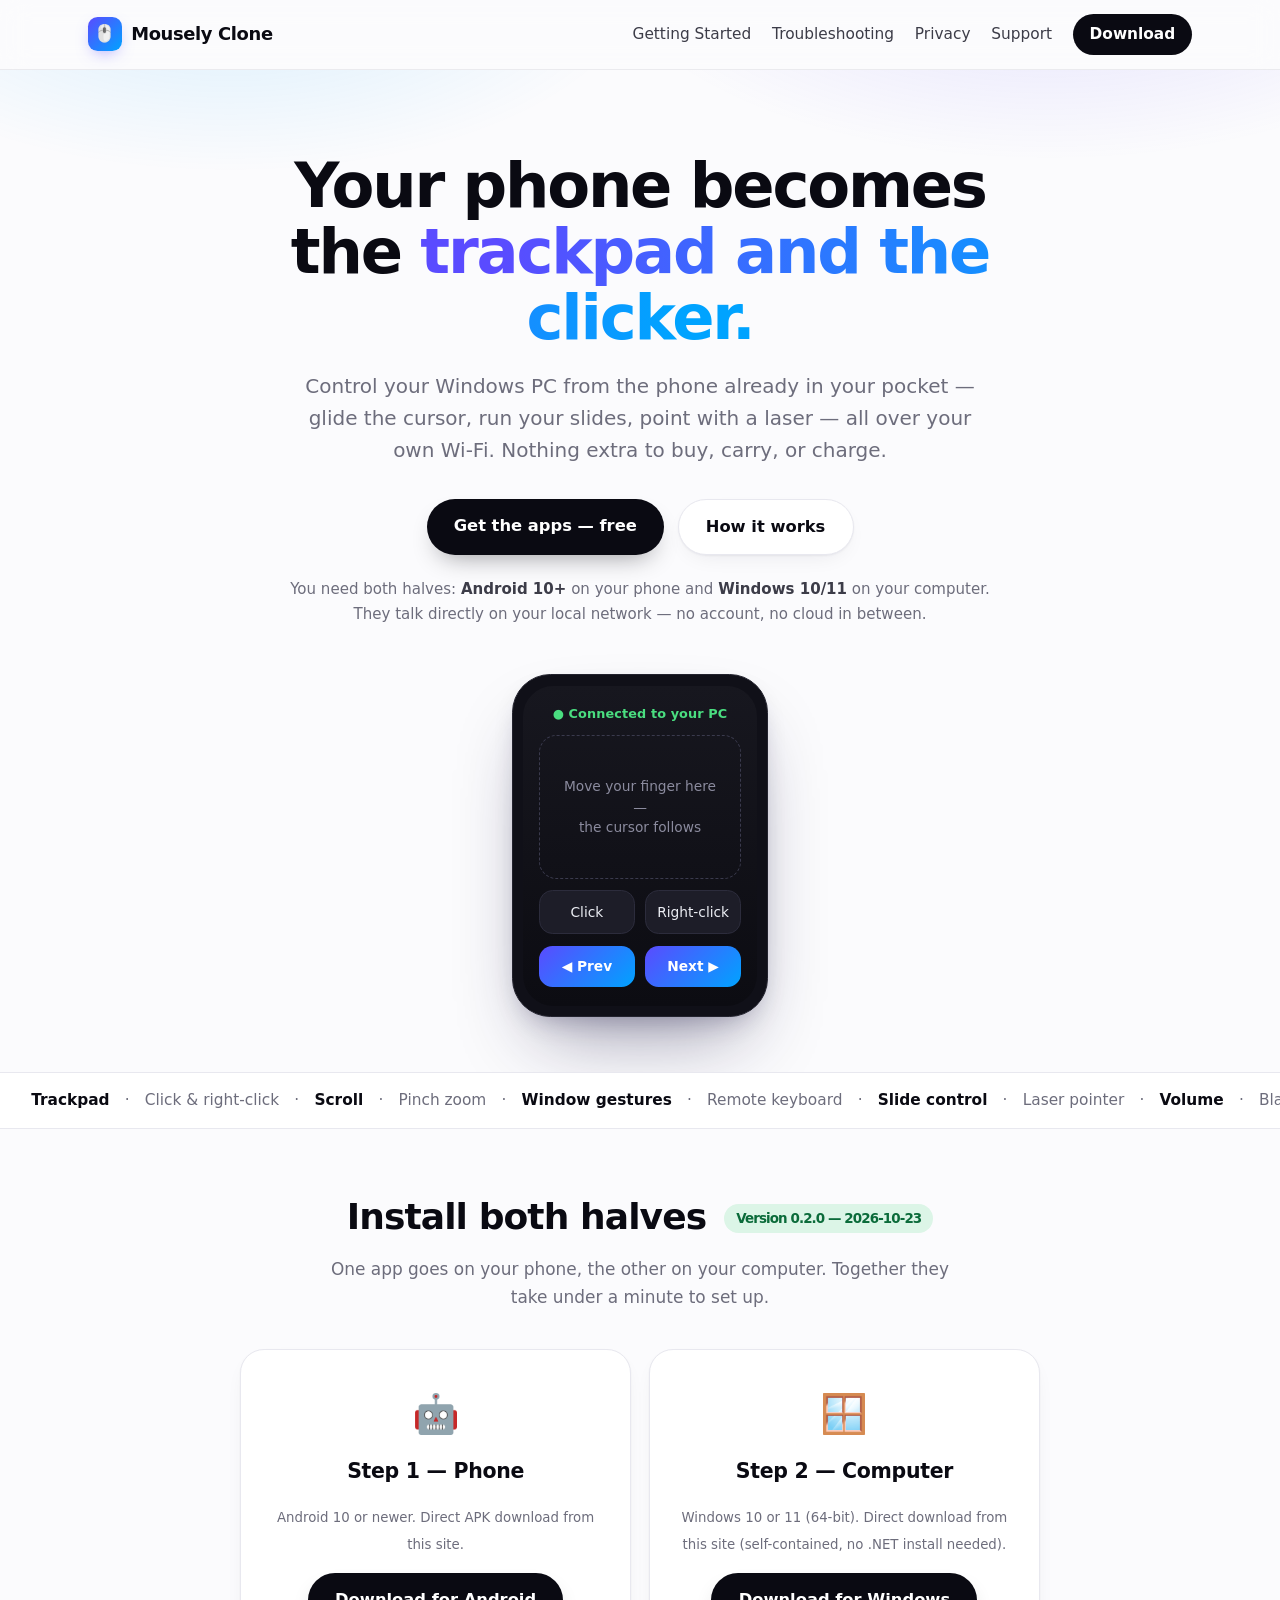
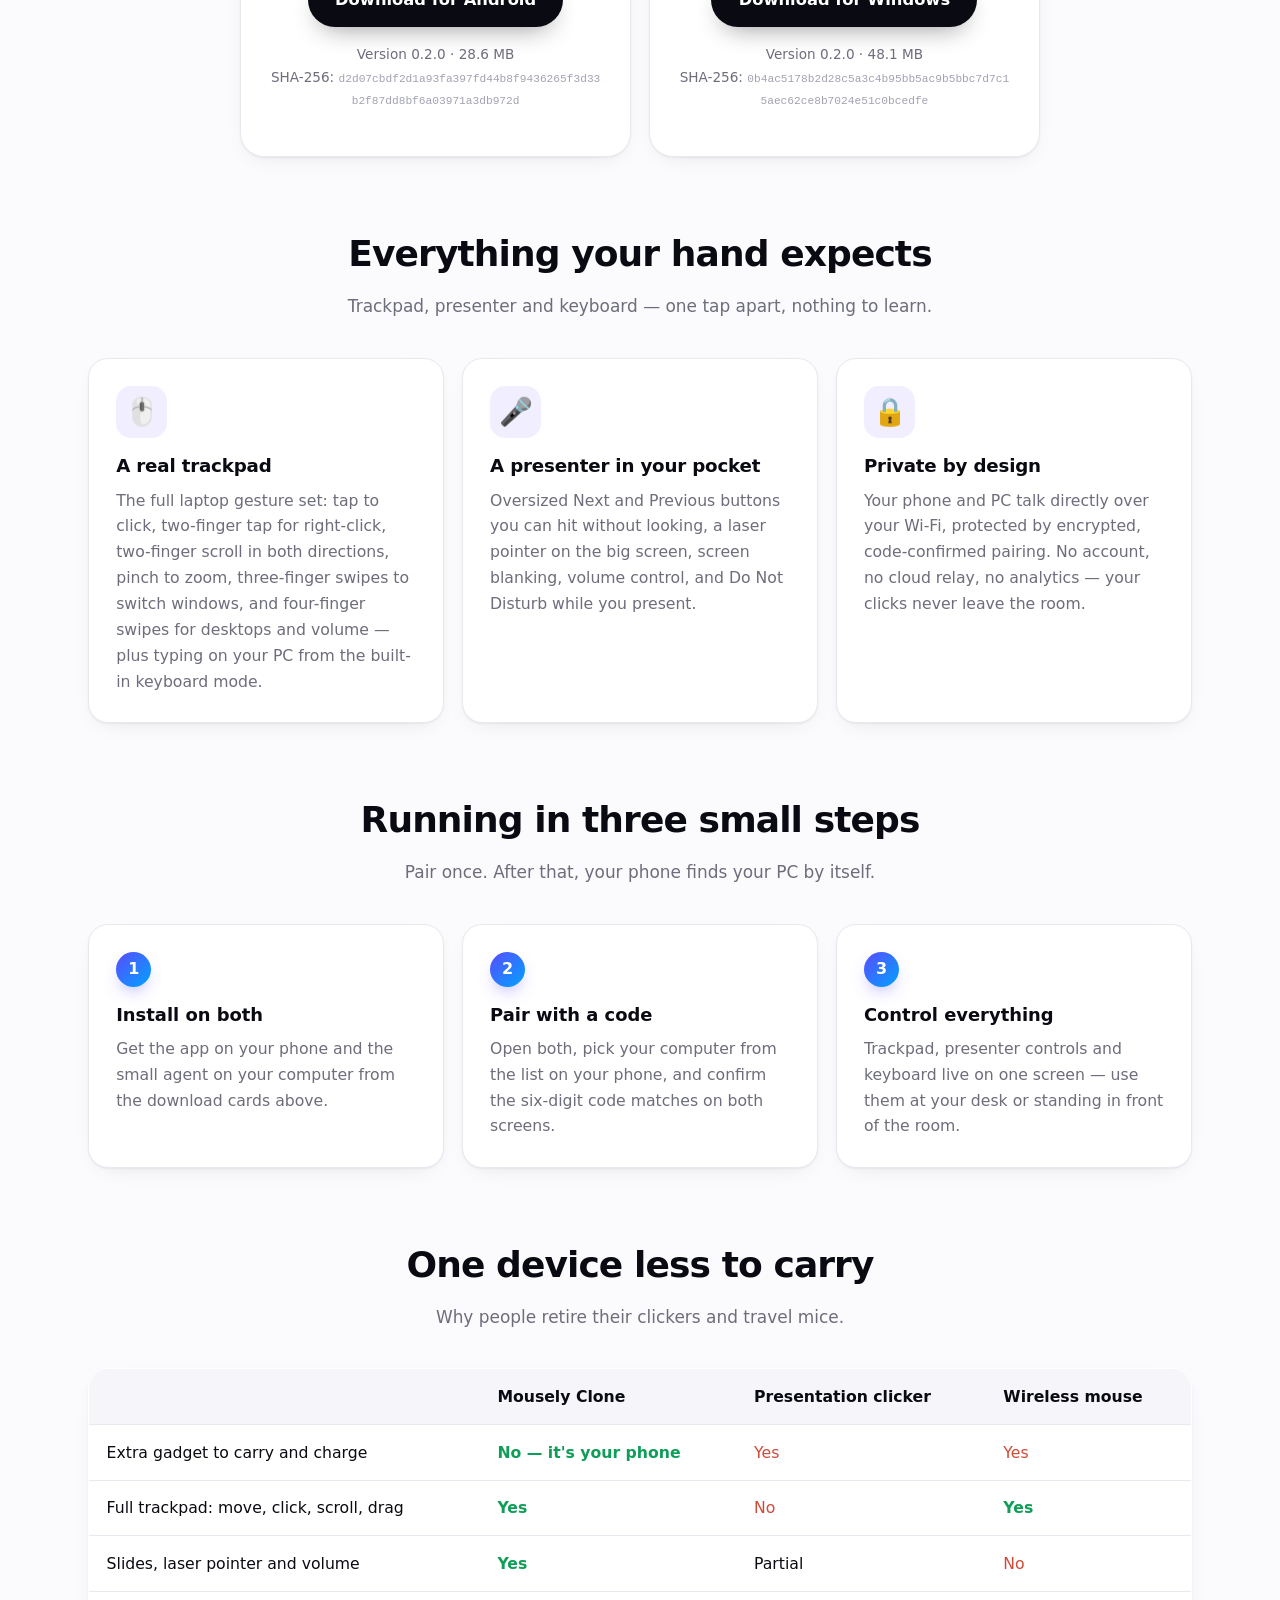
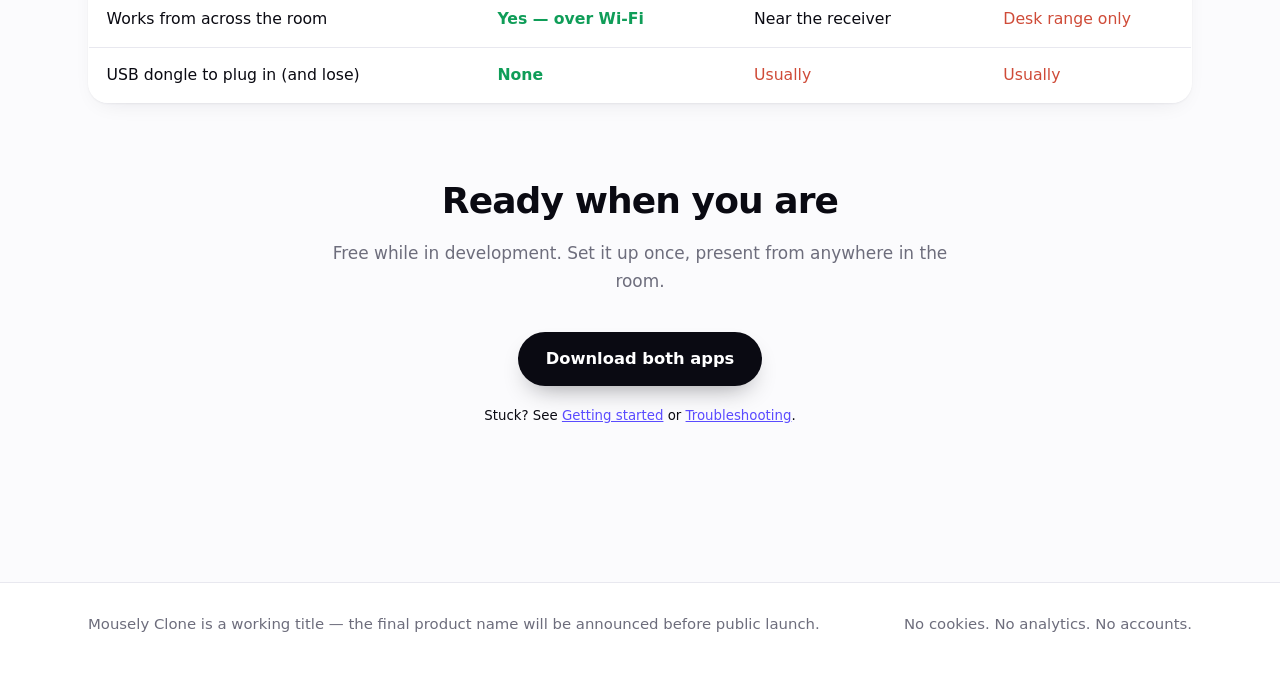
<file: index.html>
<!DOCTYPE html><html lang="en"> <head><meta charset="utf-8"><meta name="viewport" content="width=device-width, initial-scale=1"><meta name="description" content="Mousely Clone turns an Android phone into a wireless trackpad and presentation clicker for a Windows PC — over your own Wi-Fi, with no dongle, no account and no cloud."><title>Your phone is the trackpad — Mousely Clone (working title)</title><link rel="stylesheet" href="/_astro/getting-started.BGjtjhIZ.css"></head> <body> <header class="site"> <div class="bar"> <a class="brand" href="/"><span class="logo">🖱️</span> Mousely Clone</a> <nav class="main"> <a href="/getting-started/">Getting Started</a> <a href="/troubleshooting/">Troubleshooting</a> <a href="/privacy/">Privacy</a> <a href="/support/">Support</a> <a class="cta" href="/#download">Download</a> </nav> </div> </header>  <div class="hero"> <h1>Your phone becomes the <span class="grad">trackpad and the clicker.</span></h1> <p class="sub">Control your Windows PC from the phone already in your pocket — glide the
      cursor, run your slides, point with a laser — all over your own Wi-Fi.
      Nothing extra to buy, carry, or charge.</p> <div class="cta-row"> <a class="btn" href="#download">Get the apps — free</a> <a class="btn ghost" href="/getting-started/">How it works</a> </div> <p class="compat">You need both halves: <strong>Android 10+</strong> on your phone and
<strong>Windows 10/11</strong> on your computer. They talk directly on your local
      network — no account, no cloud in between.</p> <div class="phone" aria-hidden="true"> <div class="screen"> <div class="p-status">● Connected to your PC</div> <div class="p-pad">Move your finger here —<br>the cursor follows</div> <div class="p-row"><div class="p-btn">Click</div><div class="p-btn">Right-click</div></div> <div class="p-row"><div class="p-btn blue">◀ Prev</div><div class="p-btn blue">Next ▶</div></div> </div> </div> </div> <div class="ticker" aria-hidden="true"> <span><b>Trackpad</b></span>·<span>Click &amp; right-click</span>·<span><b>Scroll</b></span>·<span>Pinch zoom</span>·<span><b>Window gestures</b></span>·<span>Remote keyboard</span>·<span><b>Slide control</b></span>·<span>Laser pointer</span>·<span><b>Volume</b></span>·<span>Blank screen</span>·<span><b>Pair once</b></span>·<span>No dongle</span> </div> <div class="wrap"> <section class="block" id="download"> <h2>Install both halves
<span class="badge live">Version 0.2.0 — 2026-10-23</span> </h2> <p class="lead" id="os-hint">One app goes on your phone, the other on your computer.
        Together they take under a minute to set up.</p> <div class="dl-grid"> <div class="dl" id="dl-android"> <div class="os-ic">🤖</div> <h3>Step 1 — Phone</h3> <p><small>Android 10 or newer. Direct APK download from this site.</small></p>  <p><a class="btn" href="https://haalimwork-sys.github.io/files/mouselyclone-android-v0.2.0.apk">Download for Android</a></p> <p class="meta">Version 0.2.0 · 28.6 MB<br>
SHA-256: <code class="sha">d2d07cbdf2d1a93fa397fd44b8f9436265f3d33b2f87dd8bf6a03971a3db972d</code></p>  </div> <div class="dl" id="dl-windows"> <div class="os-ic">🪟</div> <h3>Step 2 — Computer</h3> <p><small>Windows 10 or 11 (64-bit). Direct download from this site (self-contained, no .NET install needed).</small></p>  <p><a class="btn" href="https://haalimwork-sys.github.io/files/mouselyclone-windows-v0.2.0.zip">Download for Windows</a></p> <p class="meta">Version 0.2.0 · 48.1 MB<br>
SHA-256: <code class="sha">0b4ac5178b2d28c5a3c4b95bb5ac9b5bbc7d7c15aec62ce8b7024e51c0bcedfe</code></p>  </div> </div> </section> <section class="block"> <h2>Everything your hand expects</h2> <p class="lead">Trackpad, presenter and keyboard — one tap apart, nothing to learn.</p> <div class="grid3"> <div class="feat"> <div class="ic">🖱️</div> <h3>A real trackpad</h3> <p>The full laptop gesture set: tap to click, two-finger tap for right-click,
             two-finger scroll in both directions, pinch to zoom, three-finger swipes
             to switch windows, and four-finger swipes for desktops and volume —
             plus typing on your PC from the built-in keyboard mode.</p> </div> <div class="feat"> <div class="ic">🎤</div> <h3>A presenter in your pocket</h3> <p>Oversized Next and Previous buttons you can hit without looking, a laser
             pointer on the big screen, screen blanking, volume control, and
             Do Not Disturb while you present.</p> </div> <div class="feat"> <div class="ic">🔒</div> <h3>Private by design</h3> <p>Your phone and PC talk directly over your Wi-Fi, protected by encrypted,
             code-confirmed pairing. No account, no cloud relay, no analytics —
             your clicks never leave the room.</p> </div> </div> </section> <section class="block"> <h2>Running in three small steps</h2> <p class="lead">Pair once. After that, your phone finds your PC by itself.</p> <div class="steps"> <div class="step"> <div class="num">1</div> <h3>Install on both</h3> <p>Get the app on your phone and the small agent on your computer from the
             download cards above.</p> </div> <div class="step"> <div class="num">2</div> <h3>Pair with a code</h3> <p>Open both, pick your computer from the list on your phone, and confirm the
             six-digit code matches on both screens.</p> </div> <div class="step"> <div class="num">3</div> <h3>Control everything</h3> <p>Trackpad, presenter controls and keyboard live on one screen — use them
             at your desk or standing in front of the room.</p> </div> </div> </section> <section class="block"> <h2>One device less to carry</h2> <p class="lead">Why people retire their clickers and travel mice.</p> <div class="table-wrap"> <table class="compare"> <tr><th></th><th>Mousely Clone</th><th>Presentation clicker</th><th>Wireless mouse</th></tr> <tr><td>Extra gadget to carry and charge</td><td class="yes">No — it's your phone</td><td class="no">Yes</td><td class="no">Yes</td></tr> <tr><td>Full trackpad: move, click, scroll, drag</td><td class="yes">Yes</td><td class="no">No</td><td class="yes">Yes</td></tr> <tr><td>Slides, laser pointer and volume</td><td class="yes">Yes</td><td>Partial</td><td class="no">No</td></tr> <tr><td>Works from across the room</td><td class="yes">Yes — over Wi-Fi</td><td>Near the receiver</td><td class="no">Desk range only</td></tr> <tr><td>USB dongle to plug in (and lose)</td><td class="yes">None</td><td class="no">Usually</td><td class="no">Usually</td></tr> </table> </div> </section> <section class="block"> <h2>Ready when you are</h2> <p class="lead">Free while in development. Set it up once, present from anywhere in the room.</p> <p style="text-align:center"><a class="btn" href="#download">Download both apps</a></p> <p style="text-align:center"><small>Stuck? See <a href="/getting-started/">Getting started</a>
or <a href="/troubleshooting/">Troubleshooting</a>.</small></p> </section> </div> <script>
    // Highlight the download that matches the visitor's OS. Both options stay
    // visible and usable — this only adds a hint, it never hides the other.
    (function () {
      var ua = navigator.userAgent || '';
      var hint = document.getElementById('os-hint');
      if (/Android/i.test(ua)) {
        document.getElementById('dl-android')?.classList.add('recommended');
        if (hint) hint.innerHTML = 'You are on an Android phone — start with <strong>Step 1</strong> below. You will also need the Windows agent on your computer.';
      } else if (/Windows/i.test(ua)) {
        document.getElementById('dl-windows')?.classList.add('recommended');
        if (hint) hint.innerHTML = 'You are on a Windows PC — start with <strong>Step 2</strong> below. You will also need the Android app on your phone.';
      }
    })();
  </script>  <footer class="site"> <div class="foot"> <span>Mousely Clone is a working title — the final product name will be announced before public launch.</span> <span>No cookies. No analytics. No accounts.</span> </div> </footer> <script>
      // Gentle scroll-reveal for sections and cards. Content is visible by
      // default; this only enhances. Respects prefers-reduced-motion via CSS.
      (function () {
        try {
          var els = document.querySelectorAll('section.block, .feat, .step, .dl, .table-wrap, main.page .card');
          if (!('IntersectionObserver' in window) || !els.length) return;
          var io = new IntersectionObserver(function (entries) {
            entries.forEach(function (e) {
              if (e.isIntersecting) { e.target.classList.add('in'); io.unobserve(e.target); }
            });
          }, { threshold: 0.12 });
          els.forEach(function (el) { el.classList.add('rv'); io.observe(el); });
        } catch (err) { /* enhancement only — never block content */ }
      })();
    </script> </body> </html>
</file>
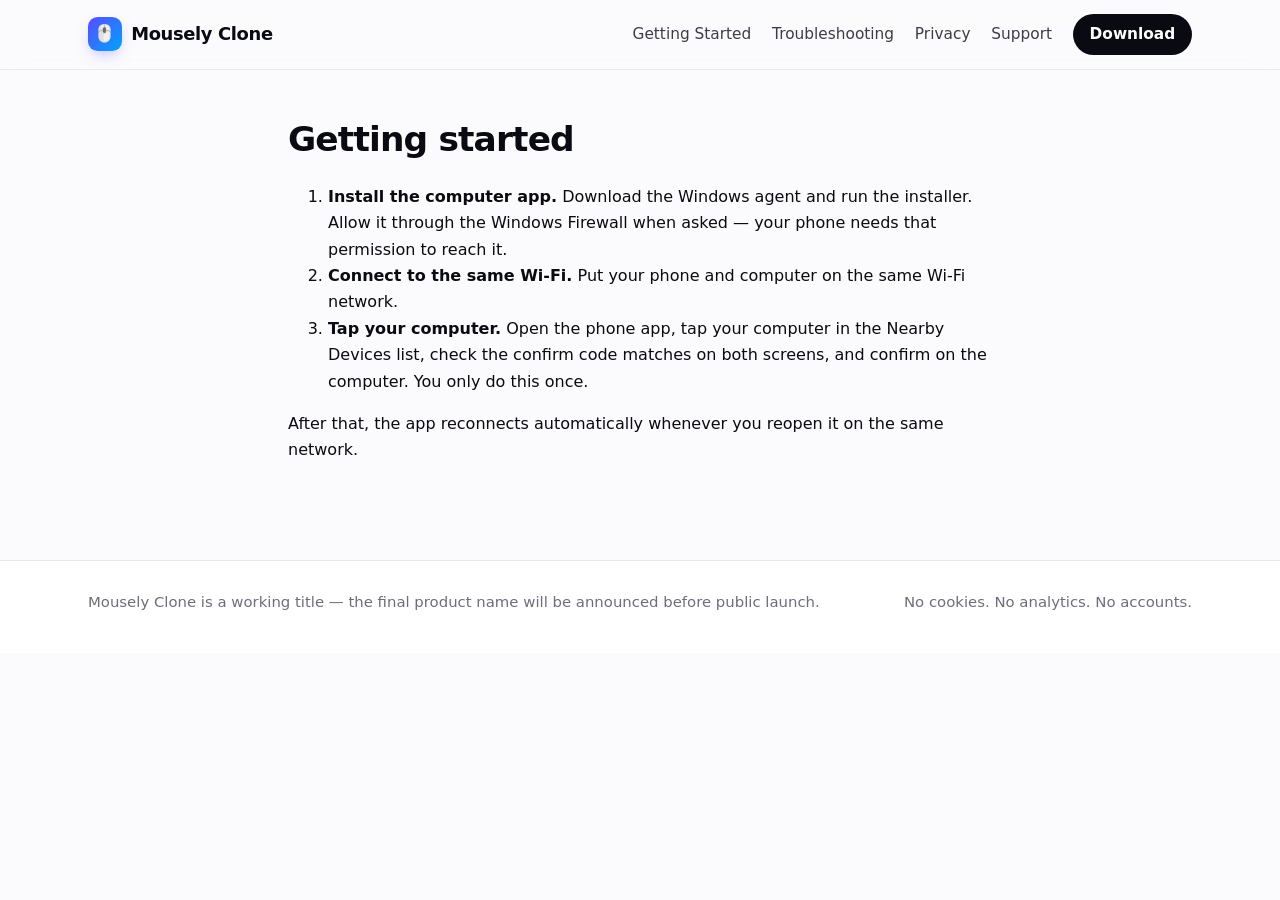
<file: getting-started/index.html>
<!DOCTYPE html><html lang="en"> <head><meta charset="utf-8"><meta name="viewport" content="width=device-width, initial-scale=1"><meta name="description" content="Mousely Clone turns an Android phone into a wireless trackpad and presentation clicker for a Windows PC — over your own Wi-Fi, with no dongle, no account and no cloud."><title>Getting Started — Mousely Clone (working title)</title><link rel="stylesheet" href="/_astro/getting-started.BGjtjhIZ.css"></head> <body> <header class="site"> <div class="bar"> <a class="brand" href="/"><span class="logo">🖱️</span> Mousely Clone</a> <nav class="main"> <a href="/getting-started/">Getting Started</a> <a href="/troubleshooting/">Troubleshooting</a> <a href="/privacy/">Privacy</a> <a href="/support/">Support</a> <a class="cta" href="/#download">Download</a> </nav> </div> </header> <main class="page"> <h1>Getting started</h1> <ol> <li><strong>Install the computer app.</strong> Download the Windows agent and run the installer. Allow it through the Windows Firewall when asked — your phone needs that permission to reach it.</li> <li><strong>Connect to the same Wi-Fi.</strong> Put your phone and computer on the same Wi-Fi network.</li> <li><strong>Tap your computer.</strong> Open the phone app, tap your computer in the Nearby Devices list, check the confirm code matches on both screens, and confirm on the computer. You only do this once.</li> </ol> <p>After that, the app reconnects automatically whenever you reopen it on the same network.</p> </main> <footer class="site"> <div class="foot"> <span>Mousely Clone is a working title — the final product name will be announced before public launch.</span> <span>No cookies. No analytics. No accounts.</span> </div> </footer> <script>
      // Gentle scroll-reveal for sections and cards. Content is visible by
      // default; this only enhances. Respects prefers-reduced-motion via CSS.
      (function () {
        try {
          var els = document.querySelectorAll('section.block, .feat, .step, .dl, .table-wrap, main.page .card');
          if (!('IntersectionObserver' in window) || !els.length) return;
          var io = new IntersectionObserver(function (entries) {
            entries.forEach(function (e) {
              if (e.isIntersecting) { e.target.classList.add('in'); io.unobserve(e.target); }
            });
          }, { threshold: 0.12 });
          els.forEach(function (el) { el.classList.add('rv'); io.observe(el); });
        } catch (err) { /* enhancement only — never block content */ }
      })();
    </script> </body> </html>
</file>
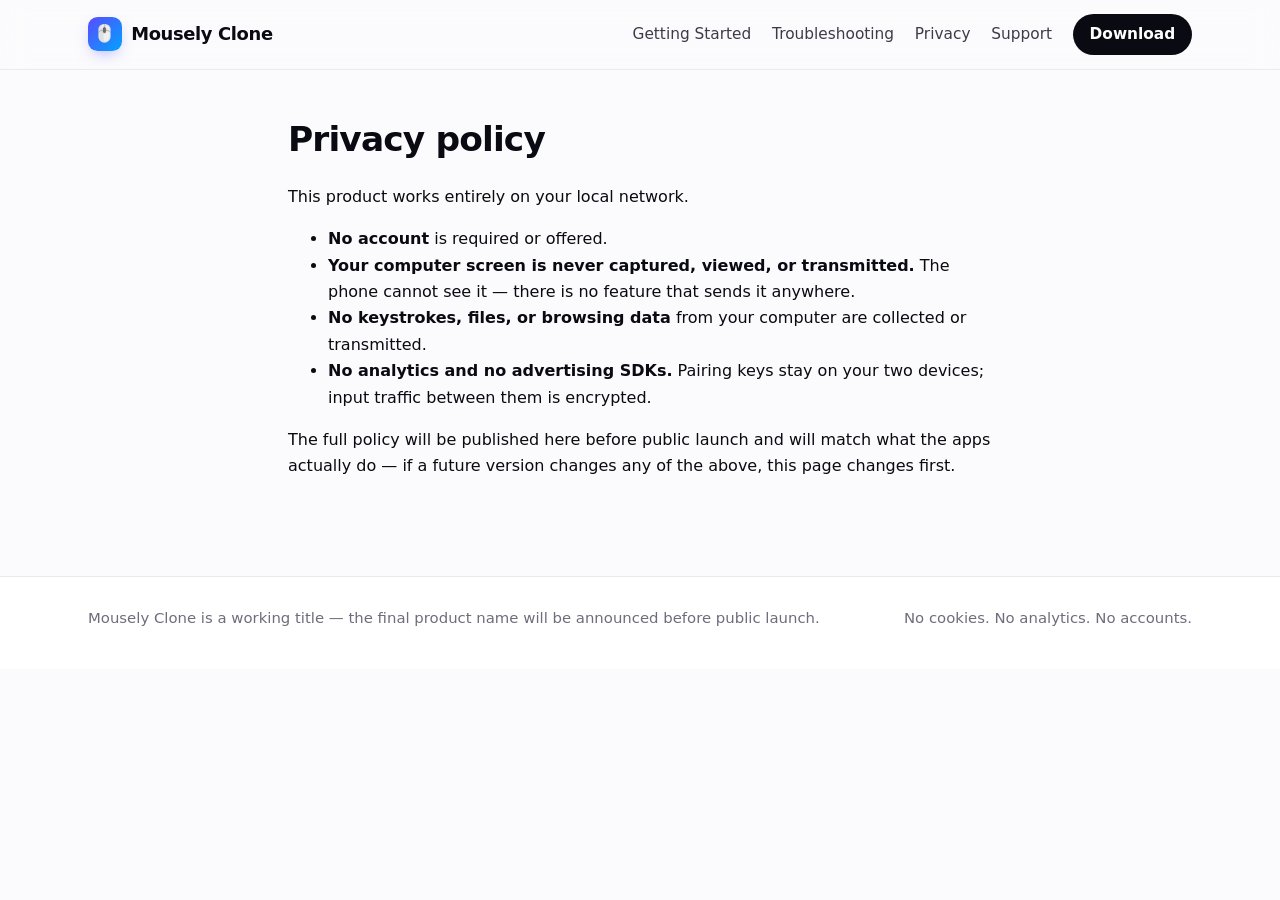
<file: privacy/index.html>
<!DOCTYPE html><html lang="en"> <head><meta charset="utf-8"><meta name="viewport" content="width=device-width, initial-scale=1"><meta name="description" content="Mousely Clone turns an Android phone into a wireless trackpad and presentation clicker for a Windows PC — over your own Wi-Fi, with no dongle, no account and no cloud."><title>Privacy Policy — Mousely Clone (working title)</title><link rel="stylesheet" href="/_astro/getting-started.BGjtjhIZ.css"></head> <body> <header class="site"> <div class="bar"> <a class="brand" href="/"><span class="logo">🖱️</span> Mousely Clone</a> <nav class="main"> <a href="/getting-started/">Getting Started</a> <a href="/troubleshooting/">Troubleshooting</a> <a href="/privacy/">Privacy</a> <a href="/support/">Support</a> <a class="cta" href="/#download">Download</a> </nav> </div> </header> <main class="page"> <h1>Privacy policy</h1> <p>This product works entirely on your local network.</p> <ul> <li><strong>No account</strong> is required or offered.</li> <li><strong>Your computer screen is never captured, viewed, or transmitted.</strong> The phone cannot see it — there is no feature that sends it anywhere.</li> <li><strong>No keystrokes, files, or browsing data</strong> from your computer are collected or transmitted.</li> <li><strong>No analytics and no advertising SDKs.</strong> Pairing keys stay on your two devices; input traffic between them is encrypted.</li> </ul> <p>The full policy will be published here before public launch and will match what the
     apps actually do — if a future version changes any of the above, this page changes first.</p> </main> <footer class="site"> <div class="foot"> <span>Mousely Clone is a working title — the final product name will be announced before public launch.</span> <span>No cookies. No analytics. No accounts.</span> </div> </footer> <script>
      // Gentle scroll-reveal for sections and cards. Content is visible by
      // default; this only enhances. Respects prefers-reduced-motion via CSS.
      (function () {
        try {
          var els = document.querySelectorAll('section.block, .feat, .step, .dl, .table-wrap, main.page .card');
          if (!('IntersectionObserver' in window) || !els.length) return;
          var io = new IntersectionObserver(function (entries) {
            entries.forEach(function (e) {
              if (e.isIntersecting) { e.target.classList.add('in'); io.unobserve(e.target); }
            });
          }, { threshold: 0.12 });
          els.forEach(function (el) { el.classList.add('rv'); io.observe(el); });
        } catch (err) { /* enhancement only — never block content */ }
      })();
    </script> </body> </html>
</file>
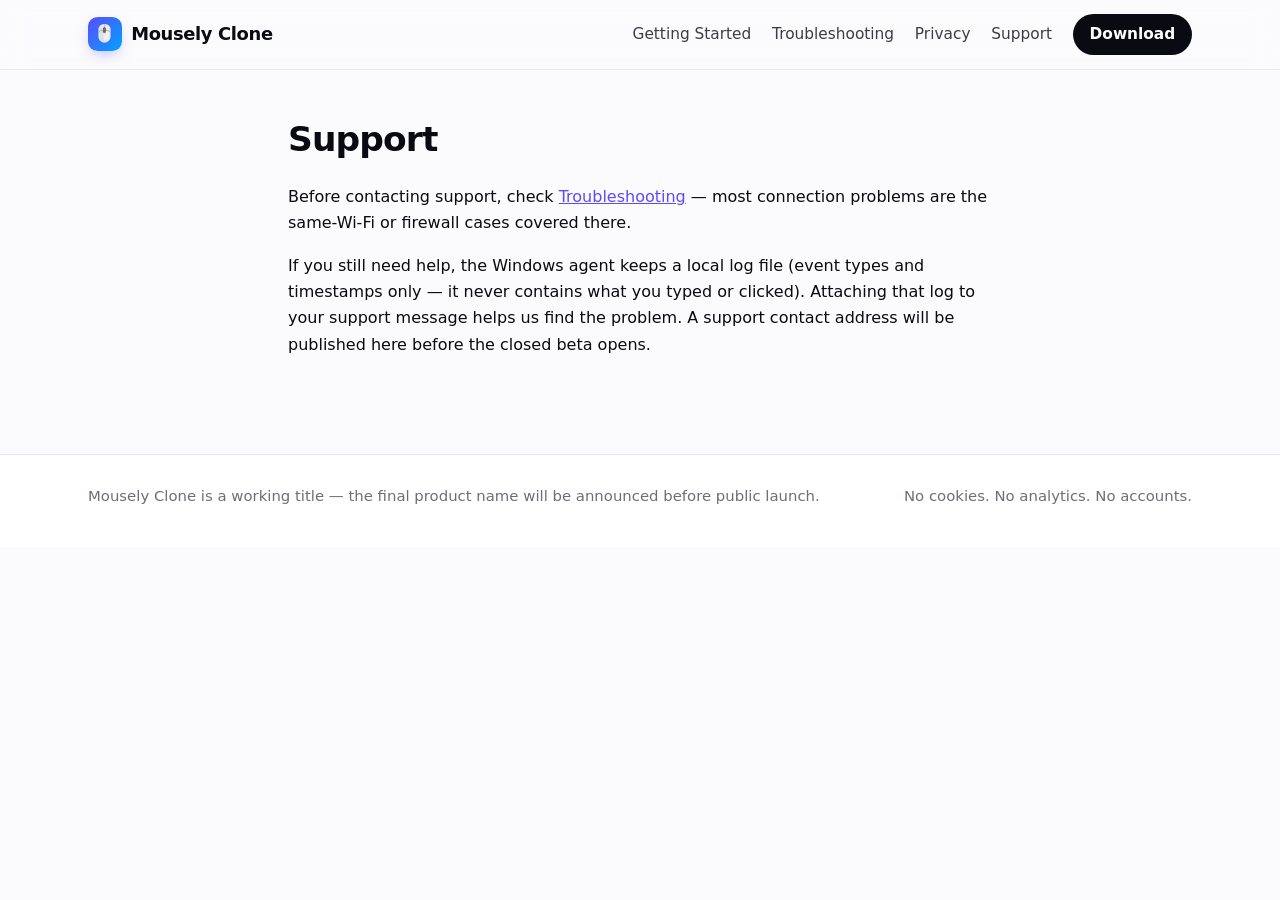
<file: support/index.html>
<!DOCTYPE html><html lang="en"> <head><meta charset="utf-8"><meta name="viewport" content="width=device-width, initial-scale=1"><meta name="description" content="Mousely Clone turns an Android phone into a wireless trackpad and presentation clicker for a Windows PC — over your own Wi-Fi, with no dongle, no account and no cloud."><title>Support — Mousely Clone (working title)</title><link rel="stylesheet" href="/_astro/getting-started.BGjtjhIZ.css"></head> <body> <header class="site"> <div class="bar"> <a class="brand" href="/"><span class="logo">🖱️</span> Mousely Clone</a> <nav class="main"> <a href="/getting-started/">Getting Started</a> <a href="/troubleshooting/">Troubleshooting</a> <a href="/privacy/">Privacy</a> <a href="/support/">Support</a> <a class="cta" href="/#download">Download</a> </nav> </div> </header> <main class="page"> <h1>Support</h1> <p>Before contacting support, check <a href="/troubleshooting/">Troubleshooting</a> —
     most connection problems are the same-Wi-Fi or firewall cases covered there.</p> <p>If you still need help, the Windows agent keeps a local log file (event types and
     timestamps only — it never contains what you typed or clicked). Attaching that log
     to your support message helps us find the problem. A support contact address will
     be published here before the closed beta opens.</p> </main> <footer class="site"> <div class="foot"> <span>Mousely Clone is a working title — the final product name will be announced before public launch.</span> <span>No cookies. No analytics. No accounts.</span> </div> </footer> <script>
      // Gentle scroll-reveal for sections and cards. Content is visible by
      // default; this only enhances. Respects prefers-reduced-motion via CSS.
      (function () {
        try {
          var els = document.querySelectorAll('section.block, .feat, .step, .dl, .table-wrap, main.page .card');
          if (!('IntersectionObserver' in window) || !els.length) return;
          var io = new IntersectionObserver(function (entries) {
            entries.forEach(function (e) {
              if (e.isIntersecting) { e.target.classList.add('in'); io.unobserve(e.target); }
            });
          }, { threshold: 0.12 });
          els.forEach(function (el) { el.classList.add('rv'); io.observe(el); });
        } catch (err) { /* enhancement only — never block content */ }
      })();
    </script> </body> </html>
</file>
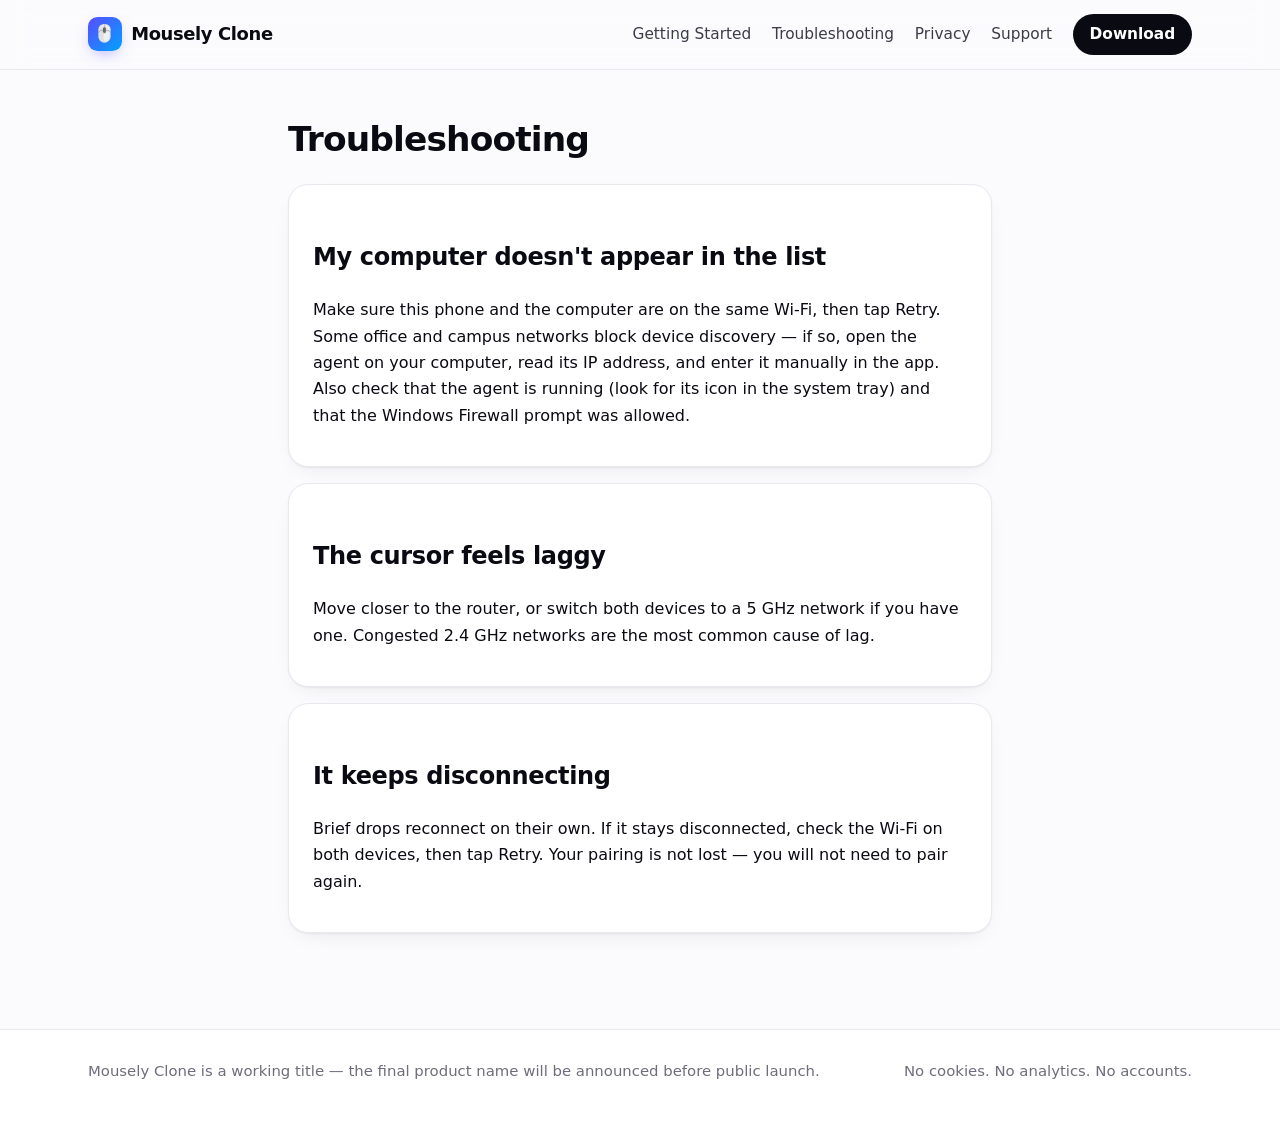
<file: troubleshooting/index.html>
<!DOCTYPE html><html lang="en"> <head><meta charset="utf-8"><meta name="viewport" content="width=device-width, initial-scale=1"><meta name="description" content="Mousely Clone turns an Android phone into a wireless trackpad and presentation clicker for a Windows PC — over your own Wi-Fi, with no dongle, no account and no cloud."><title>Troubleshooting — Mousely Clone (working title)</title><link rel="stylesheet" href="/_astro/getting-started.BGjtjhIZ.css"></head> <body> <header class="site"> <div class="bar"> <a class="brand" href="/"><span class="logo">🖱️</span> Mousely Clone</a> <nav class="main"> <a href="/getting-started/">Getting Started</a> <a href="/troubleshooting/">Troubleshooting</a> <a href="/privacy/">Privacy</a> <a href="/support/">Support</a> <a class="cta" href="/#download">Download</a> </nav> </div> </header> <main class="page"> <h1>Troubleshooting</h1> <div class="card"> <h2>My computer doesn't appear in the list</h2> <p>Make sure this phone and the computer are on the same Wi-Fi, then tap Retry.
       Some office and campus networks block device discovery — if so, open the agent on
       your computer, read its IP address, and enter it manually in the app.
       Also check that the agent is running (look for its icon in the system tray)
       and that the Windows Firewall prompt was allowed.</p> </div> <div class="card"> <h2>The cursor feels laggy</h2> <p>Move closer to the router, or switch both devices to a 5 GHz network if you have one.
       Congested 2.4 GHz networks are the most common cause of lag.</p> </div> <div class="card"> <h2>It keeps disconnecting</h2> <p>Brief drops reconnect on their own. If it stays disconnected, check the Wi-Fi on both
       devices, then tap Retry. Your pairing is not lost — you will not need to pair again.</p> </div> </main> <footer class="site"> <div class="foot"> <span>Mousely Clone is a working title — the final product name will be announced before public launch.</span> <span>No cookies. No analytics. No accounts.</span> </div> </footer> <script>
      // Gentle scroll-reveal for sections and cards. Content is visible by
      // default; this only enhances. Respects prefers-reduced-motion via CSS.
      (function () {
        try {
          var els = document.querySelectorAll('section.block, .feat, .step, .dl, .table-wrap, main.page .card');
          if (!('IntersectionObserver' in window) || !els.length) return;
          var io = new IntersectionObserver(function (entries) {
            entries.forEach(function (e) {
              if (e.isIntersecting) { e.target.classList.add('in'); io.unobserve(e.target); }
            });
          }, { threshold: 0.12 });
          els.forEach(function (el) { el.classList.add('rv'); io.observe(el); });
        } catch (err) { /* enhancement only — never block content */ }
      })();
    </script> </body> </html>
</file>
<file: _astro/getting-started.BGjtjhIZ.css>
:root{--bg: #fbfbfd;--panel: #ffffff;--ink: #0a0a12;--ink2: #3c3c48;--muted: #6d6d7c;--line: #e8e8ef;--accent: #5a4bff;--accent2: #00a3ff;--good: #0f9d58;--radius: 20px;--shadow-sm: 0 1px 2px rgba(16,16,40,.05), 0 8px 24px -12px rgba(16,16,40,.12);--shadow-md: 0 2px 4px rgba(16,16,40,.06), 0 20px 44px -16px rgba(16,16,40,.22);font-family:ui-sans-system,system-ui,-apple-system,Segoe UI,Roboto,Helvetica,Arial,sans-serif}*{box-sizing:border-box}html{scroll-behavior:smooth}body{margin:0;background:var(--bg);color:var(--ink);line-height:1.65;-webkit-font-smoothing:antialiased;text-rendering:optimizeLegibility}::selection{background:#d9d4ff}a{color:var(--accent)}.wrap{max-width:72rem;margin:0 auto;padding:0 1.5rem 4rem}header.site{position:sticky;top:0;z-index:50;background:#fbfbfdc7;backdrop-filter:saturate(1.6) blur(14px);-webkit-backdrop-filter:saturate(1.6) blur(14px);border-bottom:1px solid rgba(20,20,50,.07)}header.site .bar{max-width:72rem;margin:0 auto;padding:.85rem 1.5rem;display:flex;align-items:center;gap:1.6rem;flex-wrap:wrap}.brand{display:flex;align-items:center;gap:.6rem;font-weight:800;font-size:1.12rem;letter-spacing:-.02em;color:var(--ink);text-decoration:none;margin-right:auto}.brand .logo{width:2.1rem;height:2.1rem;border-radius:.6rem;background:linear-gradient(135deg,var(--accent),var(--accent2));display:inline-flex;align-items:center;justify-content:center;font-size:1.05rem;box-shadow:0 6px 16px -6px #5a4bff8c}nav.main{display:flex;gap:1.3rem;flex-wrap:wrap;align-items:center}nav.main a{color:var(--ink2);text-decoration:none;font-size:.96rem;font-weight:500;transition:color .2s}nav.main a:hover{color:var(--ink)}nav.main a.cta{color:#fff;background:var(--ink);padding:.5rem 1.05rem;border-radius:999px;font-weight:600;transition:transform .2s,box-shadow .2s}nav.main a.cta:hover{color:#fff;transform:translateY(-1px);box-shadow:0 10px 20px -10px #0a0a1280}.hero{position:relative;text-align:center;padding:5.2rem 1.5rem 3.4rem;overflow:hidden}.hero:before{content:"";position:absolute;inset:0;background:radial-gradient(42rem 20rem at 18% -6rem,rgba(0,163,255,.14),transparent 62%),radial-gradient(46rem 22rem at 82% -8rem,rgba(90,75,255,.16),transparent 62%),radial-gradient(30rem 14rem at 50% 115%,rgba(255,120,180,.08),transparent 65%);pointer-events:none}.hero>*{position:relative}.hero h1{font-size:clamp(2.4rem,5.6vw,3.9rem);line-height:1.06;font-weight:820;margin:0 auto 1.15rem;max-width:48rem;letter-spacing:-.035em}.hero h1 .grad{background:linear-gradient(92deg,var(--accent) 10%,var(--accent2) 90%);-webkit-background-clip:text;background-clip:text;color:transparent}.hero p.sub{font-size:clamp(1.05rem,2vw,1.25rem);color:var(--muted);max-width:42rem;margin:0 auto 2.1rem;line-height:1.6}.hero .cta-row{display:flex;gap:.85rem;justify-content:center;flex-wrap:wrap}.hero .compat{margin:1.35rem auto 0;color:var(--muted);font-size:.94rem;max-width:44rem}.hero .compat strong{color:var(--ink2)}a.btn{display:inline-block;padding:.85rem 1.7rem;border-radius:999px;background:var(--ink);color:#fff;text-decoration:none;font-weight:650;font-size:1.02rem;box-shadow:0 12px 26px -12px #0a0a1273;transition:transform .22s cubic-bezier(.2,.7,.3,1.4),box-shadow .22s}a.btn:hover{transform:translateY(-2px);box-shadow:0 18px 34px -12px #0a0a1266}a.btn.ghost{background:#fff;color:var(--ink);border:1px solid var(--line);box-shadow:var(--shadow-sm)}a.btn.ghost:hover{border-color:#cfcfe0}a.btn.disabled{background:#ececf2;color:#9a9aa8;box-shadow:none;pointer-events:none}@keyframes floaty{0%,to{transform:translateY(0) rotate(-.4deg)}50%{transform:translateY(-10px) rotate(.4deg)}}.phone{width:16rem;margin:3rem auto 0;background:#101018;border:1px solid #23232e;border-radius:2.4rem;padding:.65rem;box-shadow:0 40px 80px -28px #14103c73,0 12px 28px -12px #14103c4d;animation:floaty 7s ease-in-out infinite}.phone .screen{background:linear-gradient(180deg,#17171f,#0c0c12);border-radius:1.9rem;padding:1.05rem .95rem 1.15rem;min-height:20rem;display:flex;flex-direction:column;gap:.7rem}.phone .p-status{text-align:center;color:#4ade80;font-size:.8rem;font-weight:650;letter-spacing:.01em}.phone .p-pad{flex:1;border:1.5px dashed #3a3a4d;border-radius:1.1rem;display:flex;align-items:center;justify-content:center;color:#8b8b9e;font-size:.86rem;text-align:center;padding:1rem;line-height:1.5}.phone .p-row{display:flex;gap:.6rem}.phone .p-btn{flex:1;text-align:center;background:#1d1d28;border:1px solid #2c2c3c;border-radius:.85rem;padding:.6rem 0;font-size:.86rem;color:#eceef4}.phone .p-btn.blue{background:linear-gradient(135deg,var(--accent),var(--accent2));border:none;color:#fff;font-weight:680}.ticker{border-top:1px solid var(--line);border-bottom:1px solid var(--line);background:#fff;padding:.95rem 1rem;text-align:center;color:var(--muted);font-size:.96rem;overflow:hidden}.ticker span{margin:0 .95rem;white-space:nowrap}.ticker b{color:var(--ink);font-weight:650}section.block{padding:3.6rem 0 .6rem}section.block>h2{font-size:clamp(1.7rem,3.4vw,2.25rem);font-weight:780;text-align:center;margin:0 0 .6rem;letter-spacing:-.025em}section.block>p.lead{text-align:center;color:var(--muted);font-size:1.06rem;max-width:40rem;margin:0 auto 2.3rem}.grid3{display:grid;grid-template-columns:repeat(auto-fit,minmax(16rem,1fr));gap:1.1rem}.feat{background:var(--panel);border:1px solid var(--line);border-radius:var(--radius);padding:1.7rem;box-shadow:var(--shadow-sm);transition:transform .25s,box-shadow .25s}.feat:hover{transform:translateY(-4px);box-shadow:var(--shadow-md)}.feat .ic{font-size:1.7rem;background:#f1efff;width:3.2rem;height:3.2rem;border-radius:.95rem;display:flex;align-items:center;justify-content:center}.feat h3{margin:.85rem 0 .4rem;font-size:1.14rem;letter-spacing:-.01em}.feat p{margin:0;color:var(--muted);font-size:.98rem}.steps{display:grid;grid-template-columns:repeat(auto-fit,minmax(16rem,1fr));gap:1.1rem}.step{background:var(--panel);border:1px solid var(--line);border-radius:var(--radius);padding:1.7rem;box-shadow:var(--shadow-sm);transition:transform .25s,box-shadow .25s}.step:hover{transform:translateY(-4px);box-shadow:var(--shadow-md)}.step .num{width:2.2rem;height:2.2rem;border-radius:999px;background:linear-gradient(135deg,var(--accent),var(--accent2));color:#fff;font-weight:780;display:flex;align-items:center;justify-content:center;box-shadow:0 8px 18px -8px #5a4bffb3}.step h3{margin:.8rem 0 .4rem;font-size:1.12rem}.step p{margin:0;color:var(--muted);font-size:.98rem}.dl-grid{display:grid;grid-template-columns:repeat(auto-fit,minmax(17rem,1fr));gap:1.1rem;max-width:50rem;margin:0 auto}.dl{background:var(--panel);border:1px solid var(--line);border-radius:24px;padding:2rem 1.7rem;text-align:center;box-shadow:var(--shadow-sm);transition:transform .25s,box-shadow .25s}.dl:hover{transform:translateY(-4px);box-shadow:var(--shadow-md)}.dl.recommended{border-color:var(--accent);box-shadow:0 0 0 1px var(--accent),var(--shadow-md)}.dl .os-ic{font-size:2.4rem}.dl h3{margin:.6rem 0 .25rem;font-size:1.28rem;letter-spacing:-.015em}.dl p{color:var(--muted)}.dl .meta{font-size:.85rem;color:var(--muted)}.sha{word-break:break-all;font-size:.7rem;color:#a2a2b2}.badge{display:inline-block;padding:.22rem .75rem;border-radius:999px;background:#fff4d6;color:#8a6d00;font-size:.84rem;font-weight:650;vertical-align:middle;margin-left:.4rem}.badge.live{background:#dcf5e7;color:#0b6b3a}.table-wrap{overflow-x:auto;border-radius:var(--radius);box-shadow:var(--shadow-sm)}table.compare{width:100%;border-collapse:collapse;background:var(--panel);border:1px solid var(--line);border-radius:var(--radius);overflow:hidden;font-size:.98rem}table.compare th,table.compare td{padding:.9rem 1.1rem;text-align:left;border-bottom:1px solid var(--line)}table.compare th{background:#f5f5fa;font-weight:700}table.compare td.yes{color:var(--good);font-weight:650}table.compare td.no{color:#cf4b38}table.compare tr:last-child td{border-bottom:none}main.page{max-width:47rem;margin:0 auto;padding:2.6rem 1.5rem 1rem}main.page h1{font-size:2.15rem;letter-spacing:-.025em;margin:0 0 1rem}main.page h2{letter-spacing:-.015em;margin-top:2rem}.card{background:var(--panel);border:1px solid var(--line);border-radius:var(--radius);padding:1.3rem 1.5rem;margin:1rem 0;box-shadow:var(--shadow-sm)}.rv{opacity:0;transform:translateY(22px);transition:opacity .7s ease,transform .7s cubic-bezier(.2,.7,.2,1)}.rv.in{opacity:1;transform:none}@media(prefers-reduced-motion:reduce){html{scroll-behavior:auto}.phone{animation:none}.rv{opacity:1;transform:none;transition:none}a.btn,.feat,.step,.dl,nav.main a.cta{transition:none}}footer.site{border-top:1px solid var(--line);margin-top:4rem;background:#fff}footer.site .foot{max-width:72rem;margin:0 auto;padding:1.8rem 1.5rem 2.4rem;color:var(--muted);font-size:.93rem;display:flex;gap:1rem;flex-wrap:wrap;justify-content:space-between}footer.site a{color:var(--muted)}
</file>
